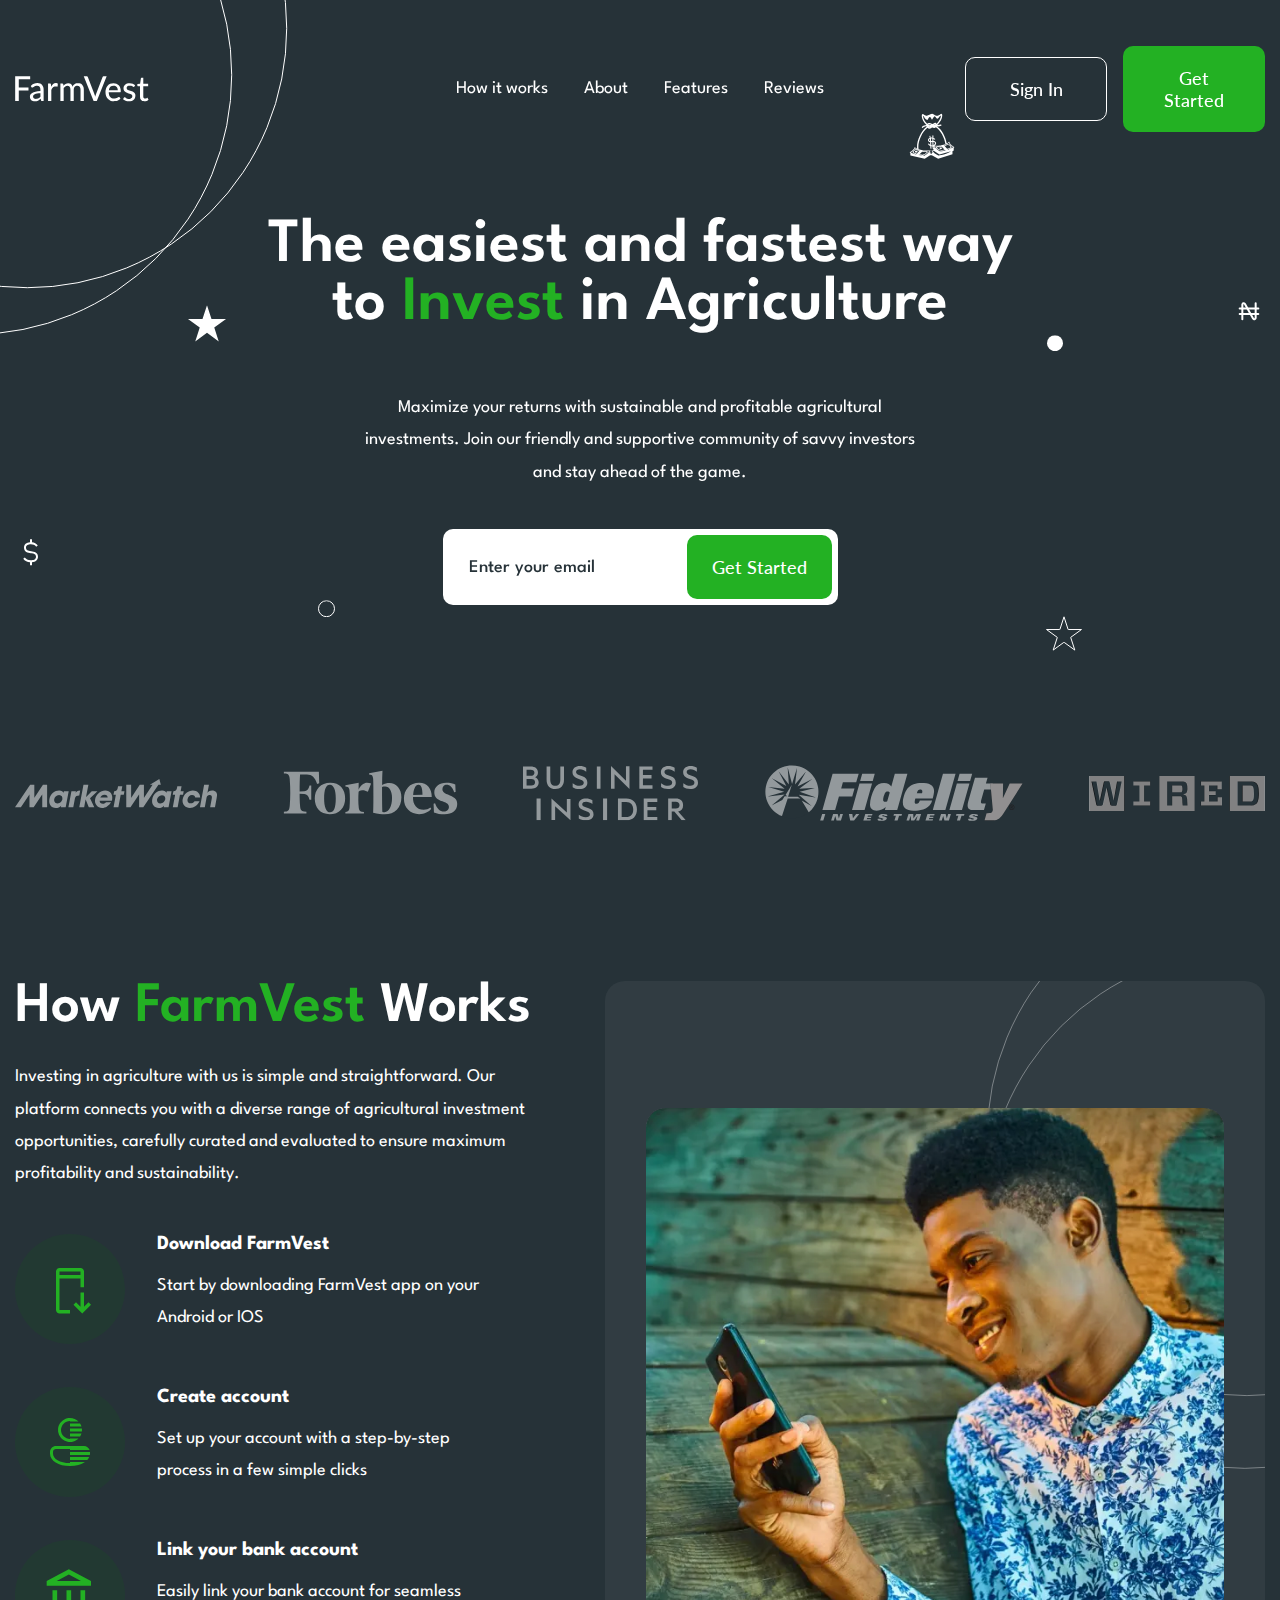
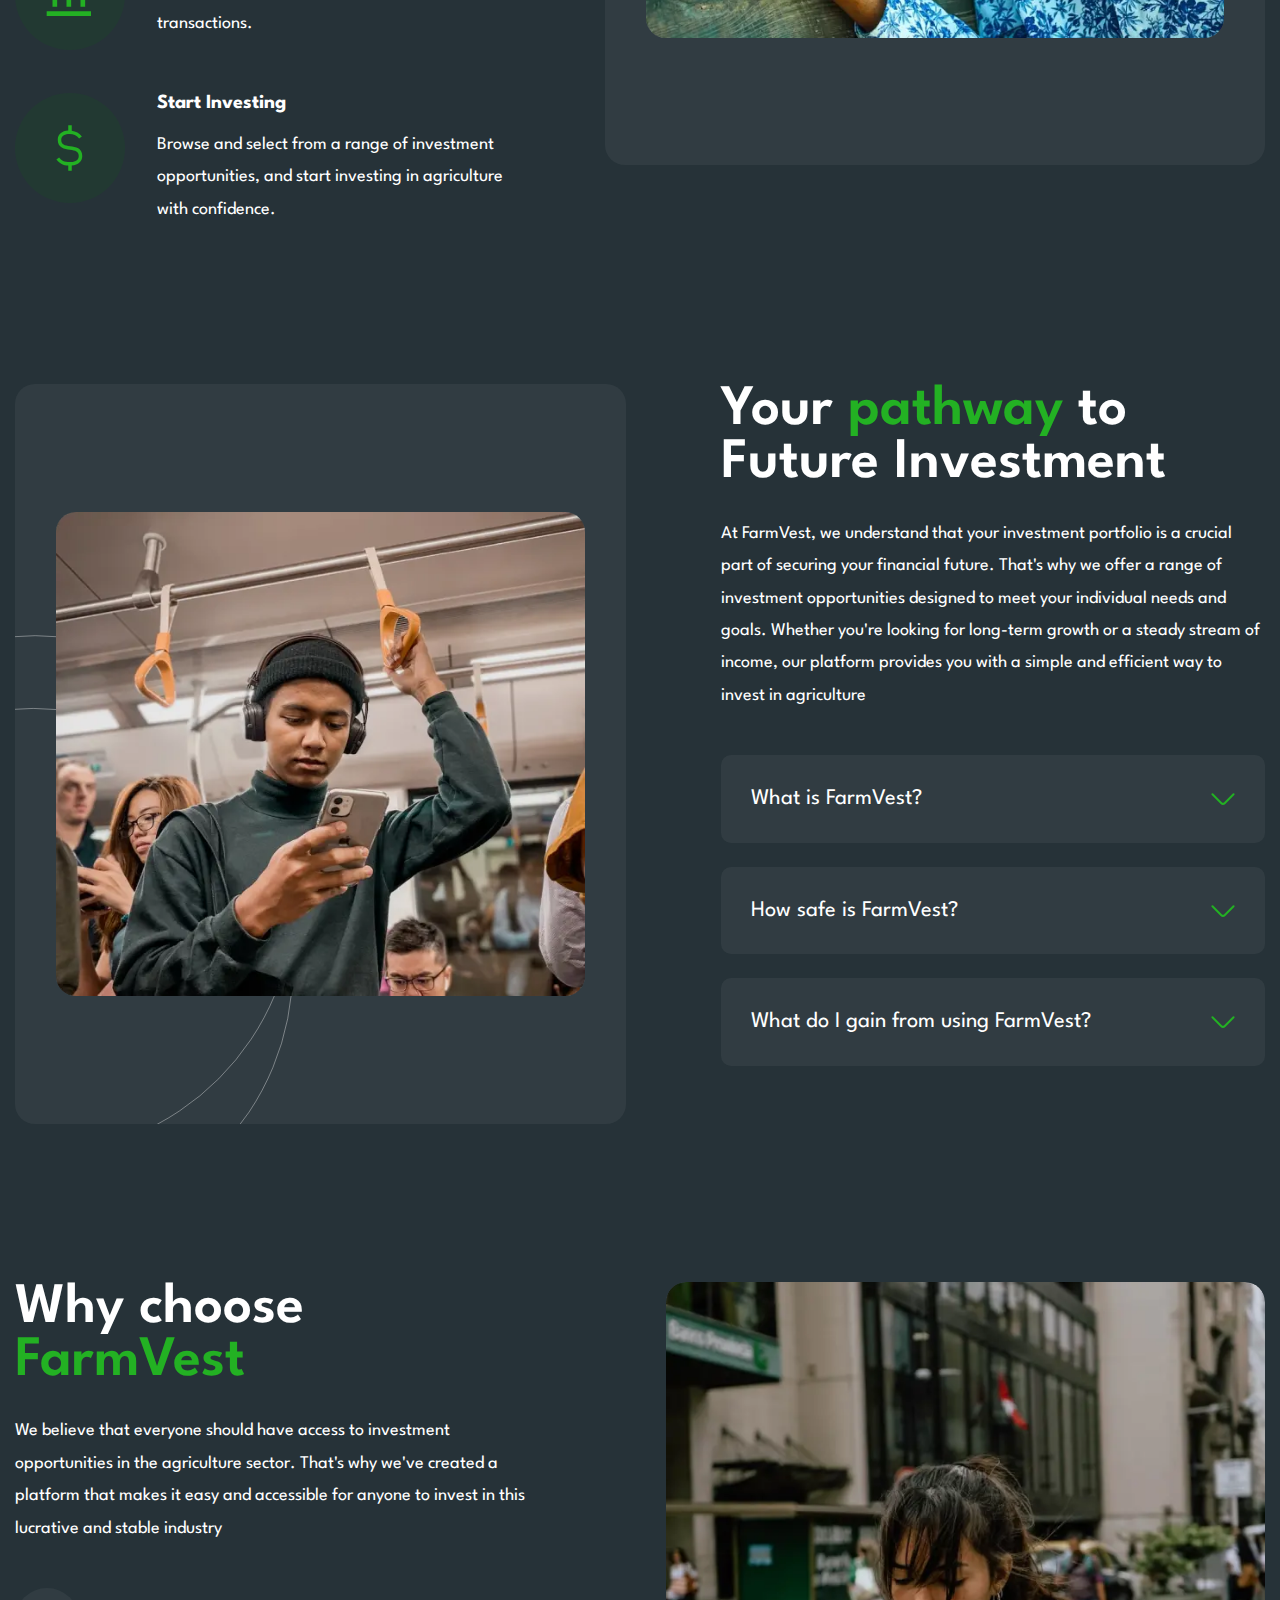
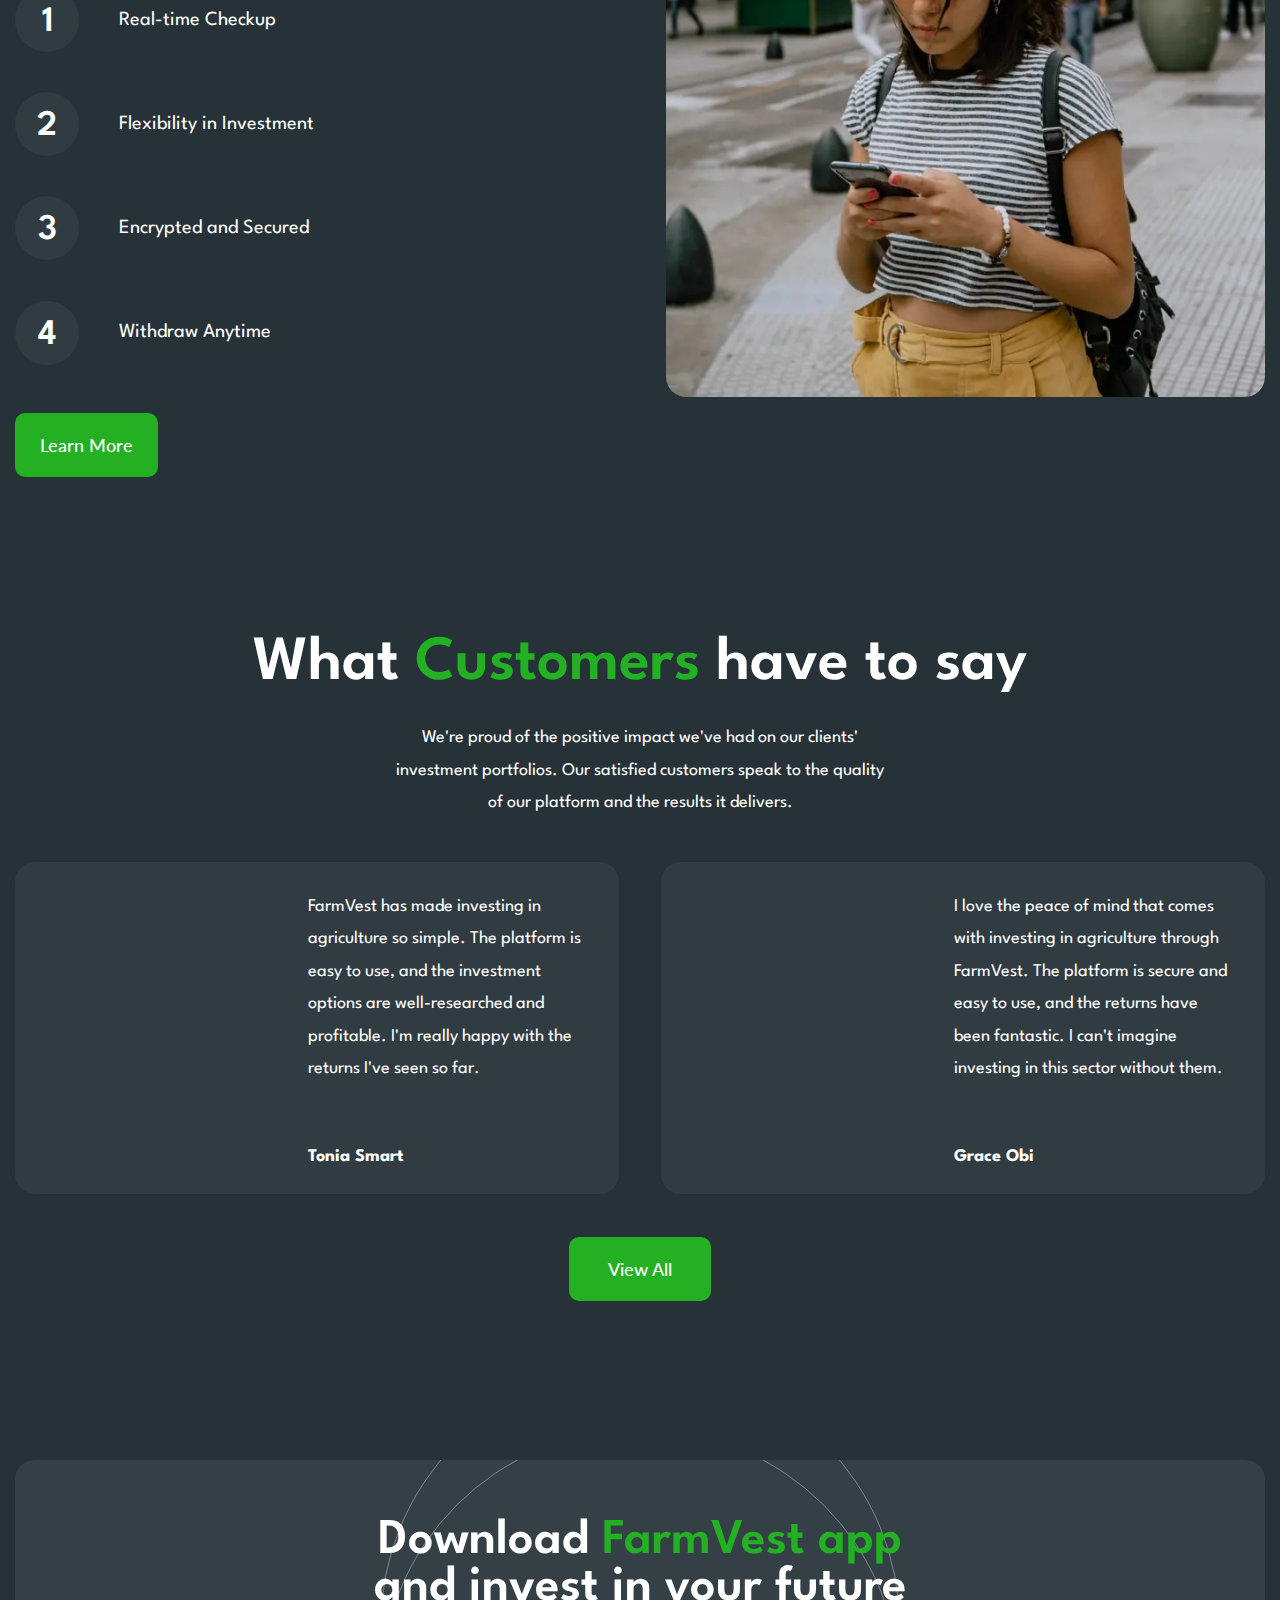
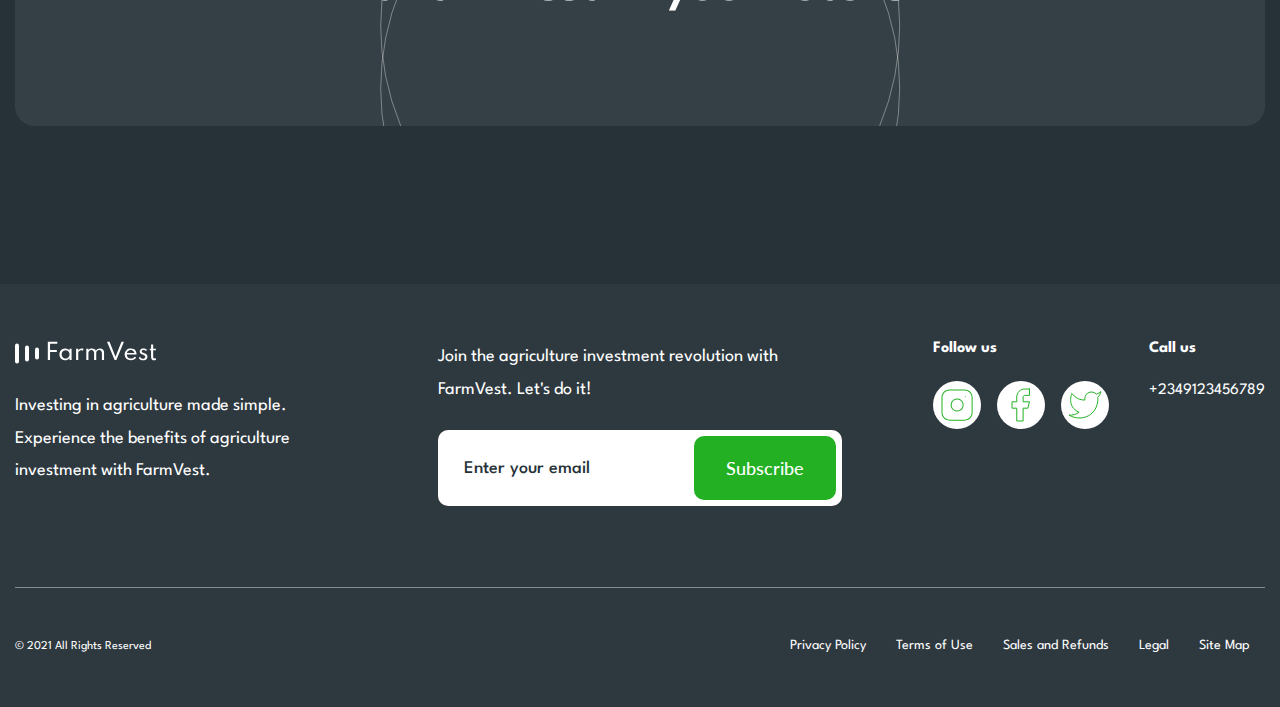
<file: home.html>
<!DOCTYPE html>
<html lang="en">

<head>
	<title>FarmVest</title>
	<meta charset="UTF-8">
	<meta name="format-detection" content="telephone=no">
	<meta name="description" content="FarmVest description">
	<!-- <style>body{opacity: 0;}</style> -->
	<link rel="stylesheet" href="css/style.min.css?_v=20230204194225">
	<link rel="shortcut icon" href="favicon.ico">
	<!-- <meta name="robots" content="noindex, nofollow"> -->
	<meta name="viewport" content="width=device-width, initial-scale=1.0">
</head>

<body>
	<div class="wrapper">
		<header class="header">
			<div class="header__container-big">
				<a href="#" class="header__logo"><img src="img/logo.svg" alt="FarmVest logo image"></a>
				<div class="header__menu menu">
					<nav class="menu__body">
						<ul class="menu__list">
							<li class="menu__item"><a data-goto-speed="1000" data-goto=".how" data-goto-header href="#" href="#" class="menu__link">How it works</a></li>
							<li class="menu__item"><a data-goto-speed="1000" data-goto=".pathway" data-goto-header href="#" class="menu__link">About</a></li>
							<li class="menu__item"><a data-goto-speed="1000" data-goto=".why" data-goto-header href="#" class="menu__link">Features</a></li>
							<li class="menu__item"><a data-goto-speed="1000" data-goto=".reviews" data-goto-header href="#" class="menu__link">Reviews</a></li>
						</ul>
					</nav>
				</div>
				<div class="header__actions">
					<button type="button" data-goto-speed="1000" data-goto=".main-block" data-goto-header class="header__button button button_border">Sign In</button>
					<button type="button" data-goto-speed="1000" data-goto=".download" data-goto-header data-da=".menu__body,767.98" class="header__button button">Get Started</button>
					<button type="button" class="icon-menu" aria-label="Website navigation"><span></span></button>
				</div>
			</div>
		</header>
		<div class="mask">
			<div class="loader">
				<div class="line line1"></div>
				<div class="line line2"></div>
				<div class="line line3"></div>
			</div>
		</div>
		<main class="page">
			<section class="page__main main-block">
				<div data-prlx-parent class="main-block__container-big">
					<div class="main-block__container">
						<div class="main-block__content">
							<h1 class="main-block__title title" role="contentinfo">
								The easiest and fastest way to <span>Invest</span> in Agriculture
							</h1>
							<div class="main-block__text text" role="contentinfo">
								<p>
									Maximize your returns with sustainable and profitable agricultural investments. Join our friendly and supportive
									community of savvy investors and stay ahead of the game.
								</p>
							</div>
							<div class="main-block__form">
								<form action="#" class="form">
									<label for="email-input" class="form__label">Enter your email</label>
									<input data-required="email" id="email-input" autocomplete="off" type="text" name="email-input" data-error="Error" placeholder="Enter your email" class="form__input">
									<button type="submit" class="form__button button">Get Started</button>
								</form>
							</div>
						</div>
						<div data-coefficient="100" data-prlx data-direction="1" class="main-block__icons icons-main-block">
							<div data-prlx-mouse data-prlx-cx="300" data-prlx-cy="300" class="icons-main-block__circle icons-main-block__circle_1"></div>
							<div data-prlx-mouse data-prlx-cx="300" data-prlx-cy="300" data-prlx-dxr data-prlx-dyr class="icons-main-block__circle icons-main-block__circle_2"></div>
							<div data-prlx-mouse data-prlx-cx="10" data-prlx-cy="10" class="icons-main-block__item icons-main-block__item_1" aria-hidden="true" tabindex="-1">
								<img data-src="img/main-block/icons/01.svg" alt="Icon">
							</div>
							<div data-prlx-mouse data-prlx-cx="10" data-prlx-cy="10" data-prlx-dxr data-prlx-dyr class="icons-main-block__item icons-main-block__item_2" aria-hidden="true" tabindex="-1">
								<img data-src="img/main-block/icons/02.svg" alt="Icon">
							</div>
							<div data-prlx-mouse data-prlx-cx="10" data-prlx-cy="10" class="icons-main-block__item icons-main-block__item_3">
								<img data-src="img/main-block/icons/03.svg" alt="Icon" aria-hidden="true" tabindex="-1">
							</div>
							<div data-prlx-mouse data-prlx-cx="10" data-prlx-cy="10" data-prlx-dxr data-prlx-dyr class="icons-main-block__item icons-main-block__item_4" aria-hidden="true" tabindex="-1">
								<img data-src="img/main-block/icons/04.svg" alt="Icon">
							</div>
							<div data-prlx-mouse data-prlx-cx="10" data-prlx-cy="10" class="icons-main-block__item icons-main-block__item_5" aria-hidden="true" tabindex="-1">
								<img data-src="img/main-block/icons/05.svg" alt="Icon">
							</div>
							<div data-prlx-mouse data-prlx-cx="10" data-prlx-cy="10" data-prlx-dxr data-prlx-dyr class="icons-main-block__item icons-main-block__item_6" aria-hidden="true" tabindex="-1">
								<img data-src="img/main-block/icons/06.svg" alt="Icon">
							</div>
							<div data-prlx-mouse data-prlx-cx="10" data-prlx-cy="10" class="icons-main-block__item icons-main-block__item_7" aria-hidden="true" tabindex="-1">
								<img data-src="img/main-block/icons/07.svg" alt="Icon">
							</div>
						</div>
					</div>
				</div>
			</section>
			<div class="page__partners partners">
				<div class="partners__container-big">
					<div class="partners__container">
						<div class="partners__body">
							<div class="partners__item">
								<img data-src="img/partners/01.svg" alt="MarketWatch company">
							</div>
							<div class="partners__item">
								<img data-src="img/partners/02.svg" alt="Forbes company">
							</div>
							<div class="partners__item">
								<img data-src="img/partners/03.svg" alt="Business insider company">
							</div>
							<div class="partners__item">
								<img data-src="img/partners/04.svg" alt="Fidelity investments">
							</div>
							<div class="partners__item">
								<img data-src="img/partners/05.svg" alt="Wired company">
							</div>
						</div>
					</div>
				</div>
			</div>
			<section data-prlx-mouse-wrapper class="page__how how">
				<div class="how__container-big">
					<div class="how__container">
						<div class="how__content">
							<h2 class="how__title title title_s64">
								How <span>FarmVest</span> Works
							</h2>
							<div class="how__text text">
								<p>Investing in agriculture with us is simple and straightforward. Our platform connects you with a diverse range of
									agricultural investment opportunities, carefully curated and evaluated to ensure maximum profitability and
									sustainability.</p>
							</div>
							<div class="how__steps steps-how">
								<div class="steps-how__item">
									<div class="steps-how__icon">
										<img data-src="img/how-it-works/icons/01.svg" alt="Download Icon">
									</div>
									<div class="steps-how__body">
										<div class="steps-how__title">Download FarmVest</div>
										<div class="steps-how__text text">Start by downloading FarmVest app on your Android or IOS
										</div>
									</div>
								</div>
								<div class="steps-how__item">
									<div class="steps-how__icon">
										<img data-src="img/how-it-works/icons/02.svg" alt="Create Icon">
									</div>
									<div class="steps-how__body">
										<div class="steps-how__title">Create account</div>
										<div class="steps-how__text text">Set up your account with a step-by-step process in a few simple clicks
										</div>
									</div>
								</div>
								<div class="steps-how__item">
									<div class="steps-how__icon">
										<img data-src="img/how-it-works/icons/03.svg" alt="Bank Icon">
									</div>
									<div class="steps-how__body">
										<div class="steps-how__title">Link your bank account</div>
										<div class="steps-how__text text">Easily link your bank account for seamless transactions.</div>
									</div>
								</div>
								<div class="steps-how__item">
									<div class="steps-how__icon">
										<img data-src="img/how-it-works/icons/04.svg" alt="Investing Icon">
									</div>
									<div class="steps-how__body">
										<div class="steps-how__title">Start Investing</div>
										<div class="steps-how__text text">Browse and select from a range of investment opportunities, and start investing in agriculture with confidence.
										</div>
									</div>
								</div>
							</div>
						</div>
						<div data-prlx-parent class="how__image image-block">
							<div data-coefficient="50" data-prlx data-direction="-1" class="image-block__item">
								<picture><source data-srcset="img/how-it-works/image.webp" srcset="[data-uri]" type="image/webp"><img src="[data-uri]"  data-src="img/how-it-works/image.jpg" alt=" Man looking at the phone"></picture>
							</div>
							<div data-prlx-mouse data-prlx-cx="300" data-prlx-cy="300" class="image-block__circle image-block__circle_1"></div>
							<div data-prlx-mouse data-prlx-cx="300" data-prlx-cy="300" data-prlx-dxr data-prlx-dyr class="image-block__circle image-block__circle_2"></div>
						</div>
					</div>
				</div>
			</section>
			<section data-prlx-mouse-wrapper class="page__pathway pathway">
				<div class="pathway__container-big">
					<div class="pathway__container">
						<div data-prlx-parent class="pathway__image image-block">
							<div data-coefficient="50" data-prlx data-direction="-1" class="image-block__item">
								<picture><source data-srcset="img/pathway/image.webp" srcset="[data-uri]" type="image/webp"><img src="[data-uri]"  data-src="img/pathway/image.jpg" alt=" Man on the subway looking at the phone"></picture>
							</div>
							<div data-prlx-mouse data-prlx-cx="300" data-prlx-cy="300" class="image-block__circle image-block__circle_1"></div>
							<div data-prlx-mouse data-prlx-cx="300" data-prlx-cy="300" data-prlx-dxr data-prlx-dyr class="image-block__circle image-block__circle_2"></div>
						</div>
						<div class="pathway__content">
							<h2 class="pathway__title title title_s64">
								Your <span>pathway</span> to Future Investment
							</h2>
							<div class="pathway__text text">
								<p>At FarmVest, we understand that your investment portfolio is a crucial part of securing your financial future. That's
									why we offer a range of investment opportunities designed to meet your individual needs and goals. Whether you're
									looking for long-term growth or a steady stream of income, our platform provides you with a simple and efficient way to
									invest in agriculture</p>
							</div>
							<div data-spollers data-one-spoller class="pathway__spollers spollers-pathway">
								<div class="spollers-pathway__item">
									<button aria-controls="spoiler1" id="spoiler-btn1" type="button" data-spoller class="spollers-pathway__title">What is FarmVest?</button>
									<div id="spoiler1" role="region" aria-labelledby="spoiler-btn1" class="spollers-pathway__body text">FarmVest is a leading agriculture investment company that provides individuals with access to a diverse range of
										investment opportunities in the agriculture sector. Our platform connects investors with carefully curated investment
										options, aimed at maximizing profitability and sustainability. Whether you're a seasoned investor or just starting out, FarmVest offers a simple and
										efficient way to invest in a sector that has a proven track record of strong returns and stability.</div>
								</div>
								<div class="spollers-pathway__item">
									<button aria-controls="spoiler2" id="spoiler-btn2" type="button" data-spoller class="spollers-pathway__title">How safe is
										FarmVest?</button>
									<div id="spoiler2" role="region" aria-labelledby="spoiler-btn2" class="spollers-pathway__body text">
										At FarmVest, safety and security are our top priorities. We understand that entrusting us with your investments is a big
										responsibility, and we take it very seriously. To ensure the safety of our clients' investments, we employ robust
										security measures and follow industry best practices. Our platform uses encryption technology to protect your personal
										information and secure your transactions. We also regularly review and update our security measures to keep pace with
										evolving threats. Rest assured that your investments with FarmVest are in safe hands.</div>
								</div>
								<div class="spollers-pathway__item">
									<button aria-controls="spoiler3" id="spoiler-btn3" type="button" data-spoller class="spollers-pathway__title">What do I gain from using
										FarmVest?</button>
									<div id="spoiler3" role="region" aria-labelledby="spoiler-btn1" class="spollers-pathway__body text">
										Investing with FarmVest offers many benefits, including access to a wide range of investment opportunities in the
										agriculture sector, expert insights, market analysis, and a supportive community of like-minded investors. With us,
										you'll be able to invest in a sector with a proven track record of stability and strong returns, and benefit from the
										expertise of our team of investment professionals. We make the process of investing in agriculture simple, efficient,
										and stress-free, so you can focus on what really matters - growing your wealth. Whether you're looking for long-term
										growth or a steady stream of income, FarmVest is the perfect platform to help you achieve your investment goals.</div>
								</div>

							</div>
						</div>
					</div>
				</div>
			</section>
			<section data-prlx-mouse-wrapper class="page__why why">
				<div class="why__container-big">
					<div class="why__container">
						<div class="why__content">
							<h2 class="why__title title title_s64">
								Why choose <span>FarmVest </span>
							</h2>
							<div class="why__text text">
								<p>We believe that everyone should have access to investment opportunities in the agriculture sector. That's
									why we've created a platform that makes it easy and accessible for anyone to invest in this lucrative and stable
									industry</p>
							</div>
							<ol class="why__steps steps-why">
								<li class="steps-why__item">Real-time Checkup</li>
								<li class="steps-why__item">Flexibility in Investment</li>
								<li class="steps-why__item">Encrypted and Secured</li>
								<li class="steps-why__item">Withdraw Anytime</li>
							</ol>
							<a href="#" class="button why__button">Learn More</a>
						</div>
						<div data-prlx-parent class="why__image image-block">
							<div data-coefficient="50" data-prlx data-direction="-1" class="image-block__item">
								<picture><source data-srcset="img/why/image.webp" srcset="[data-uri]" type="image/webp"><img src="[data-uri]"  data-src="img/why/image.jpg" alt=" Woman on the street looking at the phone"></picture>
							</div>
							<div data-prlx-mouse data-prlx-cx="300" data-prlx-cy="300" class="image-block__circle image-block__circle_1"></div>
							<div data-prlx-mouse data-prlx-cx="300" data-prlx-cy="300" data-prlx-dxr data-prlx-dyr class="image-block__circle image-block__circle_2"></div>
						</div>
					</div>
				</div>
			</section>
			<section class="page__reviews reviews">
				<div class="reviews__container-big">
					<div class="reviews__container">
						<h2 class="reviews__title title">What <span>Customers</span> have to say</h2>
						<div class="reviews__text text">We're proud of the positive impact we've had on our clients' investment portfolios. Our satisfied customers
							speak to the quality of our platform and the results it delivers.</div>
						<div class="reviews__items">
							<div class="reviews__item item-review">
								<div class="item-review__image-ibg">
									<picture><source data-srcset="img/reviews/01.webp" srcset="[data-uri]" type="image/webp"><img src="[data-uri]"  data-src="img/reviews/01.jpg" alt=" Woman behind the wall looking at the phone"></picture>
								</div>
								<div class="item-review__body">
									<div class="item-review__text text">FarmVest has made investing in agriculture so simple. The platform is easy to use, and the investment options are
										well-researched and profitable. I'm really happy with the returns I've seen so far.</div>
									<div class="item-review__name">Tonia Smart</div>
								</div>
							</div>
							<div class="reviews__item item-review">
								<div class="item-review__image-ibg">
									<picture><source data-srcset="img/reviews/02.webp" srcset="[data-uri]" type="image/webp"><img src="[data-uri]"  data-src="img/reviews/02.jpg" alt=" Woman smiling at the camera"></picture>
								</div>
								<div class="item-review__body">
									<div class="item-review__text text">I love the peace of mind that comes with investing in agriculture through FarmVest. The platform is secure and easy to
										use, and the returns have been fantastic. I can't imagine investing in this sector without them.</div>
									<div class="item-review__name">Grace Obi</div>
								</div>
							</div>
						</div>
						<button type="button" class="reviews__button button">View All</button>
					</div>
				</div>
			</section>
			<section data-prlx-mouse-wrapper class="page__download download">
				<div class="download__container-big">
					<div class="download__container">
						<div class="download__body">
							<h2 class="download__title title title_s56">
								Download <span>FarmVest app</span> and invest in your future
							</h2>
							<div class="download__apps">
								<a href="#" class="download__app">
									<picture><source data-srcset="img/icons/store.webp" srcset="[data-uri]" type="image/webp"><img src="[data-uri]"  data-src="img/icons/store.png" alt="Download FarmVest in GooglePlay"></picture>
								</a>
								<a href="#" class="download__app">
									<picture><source data-srcset="img/icons/appstore.webp" srcset="[data-uri]" type="image/webp"><img src="[data-uri]"  data-src="img/icons/appstore.png" alt="Download FarmVest in AppleStore"></picture>
								</a>
							</div>
							<div data-prlx-mouse data-prlx-cx="300" data-prlx-cy="300" class="download__circle download__circle_1"></div>
							<div data-prlx-mouse data-prlx-cx="300" data-prlx-cy="300" data-prlx-dxr data-prlx-dyr class="download__circle download__circle_2"></div>
						</div>
					</div>
				</div>
			</section>
		</main>
		<footer class="footer">
			<div class="footer__container-big">
				<div class="footer__container">
					<div class="footer__main main-footer">
						<div class="main-footer__info">
							<a href="#" class="main-footer__logo">
								<img src="img/footer-logo.svg" alt="FarmVest footer logo">
							</a>
							<div class="main-footer__text text">Investing in agriculture made simple. Experience the benefits of agriculture investment with FarmVest.</div>
						</div>
						<div class="main-footer__form form-main">
							<div class="form-main__text text">Join the agriculture investment revolution with FarmVest. Let's do it!</div>
							<form action="#" class="form-main__form form">
								<input data-required="email" autocomplete="off" type="text" name="form[]" data-error="Error" placeholder="Enter your email" class="form__input">
								<button type="submit" class="form__button button">Subscribe</button>
							</form>
						</div>
						<div class="main-footer__contacts">
							<div class="main-footer__social">
								<div class="main-footer__label">Follow us</div>
								<div class="social">
									<a href="#" class="social__item">
										<img src="img/icons/social/01.svg" alt="Instagram">
									</a>
									<a href="#" class="social__item">
										<img src="img/icons/social/02.svg" alt="Facebook">
									</a>
									<a href="#" class="social__item">
										<img src="img/icons/social/03.svg" alt="Twitter">
									</a>
								</div>
							</div>
							<div class="main-footer__call-us">
								<div class="main-footer__label">Call us</div>
								<a href="tel:+2349123456789" class="main-footer__phone">+2349123456789</a>
							</div>
						</div>
					</div>
					<div class="footer__bottom">
						<div class="footer__copy">© 2021 All Rights Reserved</div>
						<nav class="footer__menu menu-footer">
							<ul class="menu-footer__list">
								<li class="menu-footer__item">
									<a href="#" class="menu-footer__link">Privacy Policy</a>
								</li>
								<li class="menu-footer__item">
									<a href="#" class="menu-footer__link">Terms of Use</a>
								</li>
								<li class="menu-footer__item">
									<a href="#" class="menu-footer__link">Sales and Refunds</a>
								</li>
								<li class="menu-footer__item">
									<a href="#" class="menu-footer__link">Legal</a>
								</li>
								<li class="menu-footer__item">
									<a href="#" class="menu-footer__link">Site Map</a>
								</li>
							</ul>
						</nav>
					</div>
				</div>
			</div>
		</footer>
	</div>
	<script src="js/app.min.js?_v=20230204194225"></script>
</body>

</html>
</file>
<file: css/style.min.css>
@charset "UTF-8";@import url(https://fonts.googleapis.com/css?family=League+Spartan:300,regular,500,600,700&display=swap);@import url(https://fonts.googleapis.com/css?family=Lato:regular,500&display=swap);*{padding:0;margin:0;border:0}*,:after,:before{-webkit-box-sizing:border-box;box-sizing:border-box}body,html{height:100%;min-width:320px}body{color:#fff;line-height:1;font-family:"League Spartan";font-size:1.125rem;-ms-text-size-adjust:100%;-moz-text-size-adjust:100%;-webkit-text-size-adjust:100%;-webkit-font-smoothing:antialiased;-moz-osx-font-smoothing:grayscale}button,input,textarea{font-family:"League Spartan";font-size:inherit}button{cursor:pointer;color:inherit;background-color:inherit}a{color:inherit}a:link,a:visited{text-decoration:none}a:hover{text-decoration:none}ul li{list-style:none}img{vertical-align:top}h1,h2,h3,h4,h5,h6{font-weight:inherit;font-size:inherit}body{background-color:#263238}.lock body{overflow:hidden;-ms-touch-action:none;touch-action:none;-ms-scroll-chaining:none;overscroll-behavior:none}::-webkit-scrollbar{width:.5625rem;background-color:transparent}::-webkit-scrollbar-thumb{border-radius:1.25rem;background-color:rgba(0,0,0,.6)}.wrapper{min-height:100%;display:-webkit-box;display:-ms-flexbox;display:flex;-webkit-box-orient:vertical;-webkit-box-direction:normal;-ms-flex-direction:column;flex-direction:column;overflow:hidden}.wrapper>main{-webkit-box-flex:1;-ms-flex:1 1 auto;flex:1 1 auto}.wrapper>*{min-width:0}[class*=__container]{max-width:88.75rem;margin:0 auto}[class*=__container-big]{max-width:101.25rem;-webkit-box-sizing:content-box;box-sizing:content-box;margin:0 auto;padding:0 .9375rem}.form{max-width:33.3125rem;background-color:#fff;border-radius:10px;display:-webkit-box;display:-ms-flexbox;display:flex;padding:.375rem;gap:.3125rem;position:relative}.form__input{height:4rem;-webkit-box-flex:1;-ms-flex:1 1 auto;flex:1 1 auto;padding:0 1.25rem;color:#263238;font-weight:500}.form__input::-webkit-input-placeholder{color:#263238}.form__input::-moz-placeholder{color:#263238}.form__input:-ms-input-placeholder{color:#263238}.form__input::-ms-input-placeholder{color:#263238}.form__input::placeholder{color:#263238}.form__input._form-error{color:red}.form__input._form-error::-webkit-input-placeholder{color:red}.form__input._form-error::-moz-placeholder{color:red}.form__input._form-error:-ms-input-placeholder{color:red}.form__input._form-error::-ms-input-placeholder{color:red}.form__input._form-error::placeholder{color:red}.form__label{opacity:0;position:absolute;width:0}.form__error{position:absolute;top:100%;left:0;color:red;font-size:1rem;margin-top:.625rem;padding-left:1.625rem}.button{font-family:Lato;text-align:center;font-weight:500;display:inline-block;line-height:1.2222222222;padding:1.3125rem 1.5625rem;background-color:#23b123;border-radius:.625rem;-webkit-transition:all .3s ease 0s;-o-transition:all .3s ease 0s;transition:all .3s ease 0s}.button_border{background-color:transparent;border:1px solid #fff;padding:1.25rem 1.5625rem}.button._fw{width:100%}[class*=-ibg]{position:relative}[class*=-ibg] img{position:absolute;width:100%;height:100%;top:0;left:0;-o-object-fit:cover;object-fit:cover}[class*=-ibg_contain] img{-o-object-fit:contain;object-fit:contain}.title{font-weight:600;line-height:.9285714286;font-size:4.375rem;color:#fff}@supports (font-size:clamp(2.8125rem ,2.4365601504rem + 1.8796992481vw ,4.375rem)){.title{font-size:clamp(2.8125rem ,2.4365601504rem + 1.8796992481vw ,4.375rem)}}@supports not (font-size:clamp(2.8125rem ,2.4365601504rem + 1.8796992481vw ,4.375rem)){.title{font-size:calc(2.8125rem + 1.5625 * (100vw - 20rem)/ 83.125)}}@supports (font-size:clamp(2.5rem ,2.1390977444rem + 1.8045112782vw ,4rem)){.title_s64{font-size:clamp(2.5rem ,2.1390977444rem + 1.8045112782vw ,4rem)}}@supports not (font-size:clamp(2.5rem ,2.1390977444rem + 1.8045112782vw ,4rem)){.title_s64{font-size:calc(2.5rem + 1.5 * (100vw - 20rem)/ 83.125)}}@supports (font-size:clamp(2.1875rem ,1.8717105263rem + 1.5789473684vw ,3.5rem)){.title_s56{font-size:clamp(2.1875rem ,1.8717105263rem + 1.5789473684vw ,3.5rem)}}@supports not (font-size:clamp(2.1875rem ,1.8717105263rem + 1.5789473684vw ,3.5rem)){.title_s56{font-size:calc(2.1875rem + 1.3125 * (100vw - 20rem)/ 83.125)}}.title span{color:#23b123}.text{line-height:180%}.image-block{-ms-flex-item-align:start;-ms-grid-row-align:start;align-self:start;display:-webkit-box;display:-ms-flexbox;display:flex;overflow:hidden;background:rgba(255,255,255,.05);border-radius:1.25rem;position:relative}@supports (padding-top:clamp(1.875rem ,-0.155075188rem + 10.1503759398vw ,10.3125rem)){.image-block{padding-top:clamp(1.875rem ,-.155075188rem + 10.1503759398vw ,10.3125rem)}}@supports not (padding-top:clamp(1.875rem ,-0.155075188rem + 10.1503759398vw ,10.3125rem)){.image-block{padding-top:calc(1.875rem + 8.4375 * (100vw - 20rem)/ 83.125)}}@supports (padding-bottom:clamp(1.875rem ,-0.155075188rem + 10.1503759398vw ,10.3125rem)){.image-block{padding-bottom:clamp(1.875rem ,-.155075188rem + 10.1503759398vw ,10.3125rem)}}@supports not (padding-bottom:clamp(1.875rem ,-0.155075188rem + 10.1503759398vw ,10.3125rem)){.image-block{padding-bottom:calc(1.875rem + 8.4375 * (100vw - 20rem)/ 83.125)}}@supports (padding-left:clamp(1.875rem ,1.6494360902rem + 1.1278195489vw ,2.8125rem)){.image-block{padding-left:clamp(1.875rem ,1.6494360902rem + 1.1278195489vw ,2.8125rem)}}@supports not (padding-left:clamp(1.875rem ,1.6494360902rem + 1.1278195489vw ,2.8125rem)){.image-block{padding-left:calc(1.875rem + .9375 * (100vw - 20rem)/ 83.125)}}@supports (padding-right:clamp(1.875rem ,1.6494360902rem + 1.1278195489vw ,2.8125rem)){.image-block{padding-right:clamp(1.875rem ,1.6494360902rem + 1.1278195489vw ,2.8125rem)}}@supports not (padding-right:clamp(1.875rem ,1.6494360902rem + 1.1278195489vw ,2.8125rem)){.image-block{padding-right:calc(1.875rem + .9375 * (100vw - 20rem)/ 83.125)}}.image-block__circle{position:absolute;top:0;right:0}@supports (width:clamp(21.875rem ,18.3411654135rem + 17.6691729323vw ,36.5625rem)){.image-block__circle{width:clamp(21.875rem ,18.3411654135rem + 17.6691729323vw ,36.5625rem)}}@supports not (width:clamp(21.875rem ,18.3411654135rem + 17.6691729323vw ,36.5625rem)){.image-block__circle{width:calc(21.875rem + 14.6875 * (100vw - 20rem)/ 83.125)}}@supports (height:clamp(21.875rem ,18.3411654135rem + 17.6691729323vw ,36.5625rem)){.image-block__circle{height:clamp(21.875rem ,18.3411654135rem + 17.6691729323vw ,36.5625rem)}}@supports not (height:clamp(21.875rem ,18.3411654135rem + 17.6691729323vw ,36.5625rem)){.image-block__circle{height:calc(21.875rem + 14.6875 * (100vw - 20rem)/ 83.125)}}.image-block__circle::before{content:"";position:absolute;border-radius:50%;border:1px solid rgba(255,255,255,.37);width:100%;height:100%;top:0;left:0}.image-block__circle_1::before{-webkit-transform:translate(calc(50% - 1.125rem),-20%);-ms-transform:translate(calc(50% - 1.125rem),-20%);transform:translate(calc(50% - 1.125rem),-20%)}.image-block__circle_2::before{-webkit-transform:translate(calc(50% - 1.25rem),-6%);-ms-transform:translate(calc(50% - 1.25rem),-6%);transform:translate(calc(50% - 1.25rem),-6%)}.image-block__item{text-align:center;position:relative;z-index:2;-webkit-box-flex:1;-ms-flex:1 1 100%;flex:1 1 100%}.image-block__item img{max-width:100%;border-radius:1.25rem}.header{position:fixed;top:0;left:0;width:100%;z-index:50;-webkit-transition:all .3s ease 0s;-o-transition:all .3s ease 0s;transition:all .3s ease 0s}@supports (padding-top:clamp(0.625rem ,-0.1268796992rem + 3.7593984962vw ,3.75rem)){.header{padding-top:clamp(.625rem ,-.1268796992rem + 3.7593984962vw ,3.75rem)}}@supports not (padding-top:clamp(0.625rem ,-0.1268796992rem + 3.7593984962vw ,3.75rem)){.header{padding-top:calc(.625rem + 3.125 * (100vw - 20rem)/ 83.125)}}@supports (padding-bottom:clamp(0.625rem ,-0.1268796992rem + 3.7593984962vw ,3.75rem)){.header{padding-bottom:clamp(.625rem ,-.1268796992rem + 3.7593984962vw ,3.75rem)}}@supports not (padding-bottom:clamp(0.625rem ,-0.1268796992rem + 3.7593984962vw ,3.75rem)){.header{padding-bottom:calc(.625rem + 3.125 * (100vw - 20rem)/ 83.125)}}.header._header-scroll{padding-top:1.25rem;padding-bottom:1.25rem;background-color:rgba(0,0,0,.6)}.header__container-big{display:-ms-grid;display:grid;-ms-grid-columns:18.75rem 1fr 18.75rem;grid-template-columns:18.75rem 1fr 18.75rem;-webkit-box-align:center;-ms-flex-align:center;align-items:center}.header__logo{position:relative;z-index:5}@supports (width:clamp(7.5rem ,6.2042253521rem + 2.6995305164vw ,8.9375rem)){.header__logo{width:clamp(7.5rem ,6.2042253521rem + 2.6995305164vw ,8.9375rem)}}@supports not (width:clamp(7.5rem ,6.2042253521rem + 2.6995305164vw ,8.9375rem)){.header__logo{width:calc(7.5rem + 1.4375 * (100vw - 48rem)/ 53.25)}}.header__logo img{max-width:100%}.header__actions{position:relative;z-index:5;display:-ms-grid;display:grid;grid-auto-flow:column;gap:1rem;-webkit-box-align:center;-ms-flex-align:center;align-items:center}.menu{padding:0 .625rem}.menu__list{display:-ms-grid;display:grid;grid-auto-flow:column;-webkit-box-pack:center;-ms-flex-pack:center;justify-content:center;-webkit-box-align:center;-ms-flex-align:center;align-items:center;row-gap:.625rem}@supports ((-moz-column-gap:clamp(0.9375rem ,0.5014097744rem + 2.1804511278vw ,2.75rem)) or (column-gap:clamp(0.9375rem ,0.5014097744rem + 2.1804511278vw ,2.75rem))){.menu__list{-webkit-column-gap:clamp(.9375rem ,.5014097744rem + 2.1804511278vw ,2.75rem);-moz-column-gap:clamp(.9375rem ,.5014097744rem + 2.1804511278vw ,2.75rem);column-gap:clamp(.9375rem ,.5014097744rem + 2.1804511278vw ,2.75rem)}}@supports not ((-moz-column-gap:clamp(0.9375rem ,0.5014097744rem + 2.1804511278vw ,2.75rem)) or (column-gap:clamp(0.9375rem ,0.5014097744rem + 2.1804511278vw ,2.75rem))){.menu__list{-webkit-column-gap:calc(.9375rem + 1.8125 * (100vw - 20rem)/ 83.125);-moz-column-gap:calc(.9375rem + 1.8125 * (100vw - 20rem)/ 83.125);column-gap:calc(.9375rem + 1.8125 * (100vw - 20rem)/ 83.125)}}.menu__link{-webkit-transition:color .3s ease 0s;-o-transition:color .3s ease 0s;transition:color .3s ease 0s}.icon-menu{display:none}.footer{background:rgba(53,64,70,.5)}.footer__main{border-bottom:1px solid rgba(255,255,255,.42)}@supports (padding-top:clamp(1.875rem ,1.3035714286rem + 2.8571428571vw ,4.25rem)){.footer__main{padding-top:clamp(1.875rem ,1.3035714286rem + 2.8571428571vw ,4.25rem)}}@supports not (padding-top:clamp(1.875rem ,1.3035714286rem + 2.8571428571vw ,4.25rem)){.footer__main{padding-top:calc(1.875rem + 2.375 * (100vw - 20rem)/ 83.125)}}@supports (padding-bottom:clamp(1.875rem ,0.8223684211rem + 5.2631578947vw ,6.25rem)){.footer__main{padding-bottom:clamp(1.875rem ,.8223684211rem + 5.2631578947vw ,6.25rem)}}@supports not (padding-bottom:clamp(1.875rem ,0.8223684211rem + 5.2631578947vw ,6.25rem)){.footer__main{padding-bottom:calc(1.875rem + 4.375 * (100vw - 20rem)/ 83.125)}}.footer__bottom{display:-webkit-box;display:-ms-flexbox;display:flex;-webkit-box-orient:vertical;-webkit-box-direction:reverse;-ms-flex-direction:column-reverse;flex-direction:column-reverse;-webkit-box-align:center;-ms-flex-align:center;align-items:center}@supports (padding-top:clamp(1.875rem ,1.4990601504rem + 1.8796992481vw ,3.4375rem)){.footer__bottom{padding-top:clamp(1.875rem ,1.4990601504rem + 1.8796992481vw ,3.4375rem)}}@supports not (padding-top:clamp(1.875rem ,1.4990601504rem + 1.8796992481vw ,3.4375rem)){.footer__bottom{padding-top:calc(1.875rem + 1.5625 * (100vw - 20rem)/ 83.125)}}@supports (padding-bottom:clamp(1.875rem ,1.4990601504rem + 1.8796992481vw ,3.4375rem)){.footer__bottom{padding-bottom:clamp(1.875rem ,1.4990601504rem + 1.8796992481vw ,3.4375rem)}}@supports not (padding-bottom:clamp(1.875rem ,1.4990601504rem + 1.8796992481vw ,3.4375rem)){.footer__bottom{padding-bottom:calc(1.875rem + 1.5625 * (100vw - 20rem)/ 83.125)}}.footer__copy{font-size:.75rem;line-height:1.1666666667}.main-footer{display:-ms-grid;display:grid;-webkit-column-gap:1.25rem;-moz-column-gap:1.25rem;column-gap:1.25rem;row-gap:2.5rem;-ms-grid-columns:(1fr)[3];grid-template-columns:repeat(3,1fr)}.main-footer__info{max-width:20.625rem}.main-footer__logo{display:inline-block}.main-footer__logo:not(:last-child){margin-bottom:1.5rem}.main-footer__form{-ms-grid-column-align:center;justify-self:center}.main-footer__contacts{display:-ms-grid;display:grid;grid-auto-flow:column}@supports (gap:clamp(1.25rem ,0.8289473684rem + 2.1052631579vw ,3rem)){.main-footer__contacts{gap:clamp(1.25rem ,.8289473684rem + 2.1052631579vw ,3rem)}}@supports not (gap:clamp(1.25rem ,0.8289473684rem + 2.1052631579vw ,3rem)){.main-footer__contacts{gap:calc(1.25rem + 1.75 * (100vw - 20rem)/ 83.125)}}.main-footer__label{font-weight:700;font-size:1rem}.main-footer__label:not(:last-child){margin-bottom:1.5rem}.main-footer__phone{font-size:1rem}.form-main__text:not(:last-child){margin-bottom:1.5rem}.social{display:-ms-grid;display:grid;grid-auto-flow:column;grid-template-columns:repeat(auto-fill,3rem);gap:1rem}.social__item{width:3rem;height:3rem;border-radius:50%;background-color:#fff;display:-webkit-box;display:-ms-flexbox;display:flex;-webkit-box-pack:center;-ms-flex-pack:center;justify-content:center;-webkit-box-align:center;-ms-flex-align:center;align-items:center;-webkit-transition:-webkit-box-shadow .3s ease 0s;transition:-webkit-box-shadow .3s ease 0s;-o-transition:box-shadow .3s ease 0s;transition:box-shadow .3s ease 0s;transition:box-shadow .3s ease 0s,-webkit-box-shadow .3s ease 0s}.menu-footer__list{display:-webkit-box;display:-ms-flexbox;display:flex;-webkit-box-pack:center;-ms-flex-pack:center;justify-content:center;-webkit-box-align:center;-ms-flex-align:center;align-items:center;-ms-flex-wrap:wrap;flex-wrap:wrap;margin:0 0}.menu-footer__item{margin-bottom:.3125rem}@supports (padding-right:clamp(0.46875rem ,0.1339285714rem + 1.6741071429vw ,0.9375rem)){.menu-footer__item{padding-right:clamp(.46875rem ,.1339285714rem + 1.6741071429vw ,.9375rem)}}@supports not (padding-right:clamp(0.46875rem ,0.1339285714rem + 1.6741071429vw ,0.9375rem)){.menu-footer__item{padding-right:calc(.46875rem + .46875 * (100vw - 20rem)/ 28)}}@supports (padding-left:clamp(0.46875rem ,0.1339285714rem + 1.6741071429vw ,0.9375rem)){.menu-footer__item{padding-left:clamp(.46875rem ,.1339285714rem + 1.6741071429vw ,.9375rem)}}@supports not (padding-left:clamp(0.46875rem ,0.1339285714rem + 1.6741071429vw ,0.9375rem)){.menu-footer__item{padding-left:calc(.46875rem + .46875 * (100vw - 20rem)/ 28)}}.menu-footer__link{font-size:.875rem;line-height:1.1428571429}.mask{width:100%;height:100%;position:fixed;background-color:#263238;top:0;left:0;z-index:200;display:-webkit-box;display:-ms-flexbox;display:flex;-webkit-box-pack:center;-ms-flex-pack:center;justify-content:center;-webkit-box-align:center;-ms-flex-align:center;align-items:center;overflow:hidden}.mask._mask-hide{-webkit-transition:all .5s ease 0s;-o-transition:all .5s ease 0s;transition:all .5s ease 0s;opacity:0;visibility:hidden}.loader{position:relative;width:4.375rem;height:4.375rem;-webkit-box-flex:0;-ms-flex:0 1 3.75rem;flex:0 1 3.75rem;display:-webkit-box;display:-ms-flexbox;display:flex;-webkit-box-pack:center;-ms-flex-pack:center;justify-content:center;-webkit-box-align:center;-ms-flex-align:center;align-items:center}.loader .line{width:8px;position:absolute;border-radius:0;bottom:0;background:-o-linear-gradient(top,#23b123,#263238);background:-webkit-gradient(linear,left top,left bottom,from(#23b123),to(#263238));background:linear-gradient(to bottom,#23b123,#263238)}.loader .line1{left:0;-webkit-animation:line-grow .5s ease alternate infinite;animation:line-grow .5s ease alternate infinite}.loader .line2{left:20px;-webkit-animation:line-grow .5s .2s ease alternate infinite;animation:line-grow .5s .2s ease alternate infinite}.loader .line3{left:40px;-webkit-animation:line-grow .5s .4s ease alternate infinite;animation:line-grow .5s .4s ease alternate infinite}@-webkit-keyframes line-grow{0%{height:0}100%{height:100%}}@keyframes line-grow{0%{height:0}100%{height:100%}}.main-block__container-big{position:relative}.main-block__content{position:relative;z-index:2;display:-webkit-box;display:-ms-flexbox;display:flex;-webkit-box-orient:vertical;-webkit-box-direction:normal;-ms-flex-direction:column;flex-direction:column;-webkit-box-pack:center;-ms-flex-pack:center;justify-content:center;-webkit-box-align:center;-ms-flex-align:center;align-items:center;text-align:center}@supports (padding-top:clamp(8.125rem ,6.3204887218rem + 9.022556391vw ,15.625rem)){.main-block__content{padding-top:clamp(8.125rem ,6.3204887218rem + 9.022556391vw ,15.625rem)}}@supports not (padding-top:clamp(8.125rem ,6.3204887218rem + 9.022556391vw ,15.625rem)){.main-block__content{padding-top:calc(8.125rem + 7.5 * (100vw - 20rem)/ 83.125)}}@supports (padding-bottom:clamp(3.125rem ,0.8693609023rem + 11.2781954887vw ,12.5rem)){.main-block__content{padding-bottom:clamp(3.125rem ,.8693609023rem + 11.2781954887vw ,12.5rem)}}@supports not (padding-bottom:clamp(3.125rem ,0.8693609023rem + 11.2781954887vw ,12.5rem)){.main-block__content{padding-bottom:calc(3.125rem + 9.375 * (100vw - 20rem)/ 83.125)}}.main-block__title{max-width:46.875rem}@supports (margin-bottom:clamp(1.875rem ,1.2885338346rem + 2.9323308271vw ,4.3125rem)){.main-block__title:not(:last-child){margin-bottom:clamp(1.875rem ,1.2885338346rem + 2.9323308271vw ,4.3125rem)}}@supports not (margin-bottom:clamp(1.875rem ,1.2885338346rem + 2.9323308271vw ,4.3125rem)){.main-block__title:not(:last-child){margin-bottom:calc(1.875rem + 2.4375 * (100vw - 20rem)/ 83.125)}}.main-block__text{max-width:35.625rem}@supports (margin-bottom:clamp(1.25rem ,0.8289473684rem + 2.1052631579vw ,3rem)){.main-block__text:not(:last-child){margin-bottom:clamp(1.25rem ,.8289473684rem + 2.1052631579vw ,3rem)}}@supports not (margin-bottom:clamp(1.25rem ,0.8289473684rem + 2.1052631579vw ,3rem)){.main-block__text:not(:last-child){margin-bottom:calc(1.25rem + 1.75 * (100vw - 20rem)/ 83.125)}}.icons-main-block{position:absolute;width:100%;height:100%;top:0;left:0;pointer-events:none}.icons-main-block__item{position:absolute}.icons-main-block__item_1{top:69.3018480493%;left:.9375rem}.icons-main-block__item_2{top:39.0143737166%;left:14.6296296296%}.icons-main-block__item_3{top:77.7207392197%;left:24.8765432099%}.icons-main-block__item_4{top:13.7577002053%;left:70.9259259259%}.icons-main-block__item_5{top:43.0184804928%;left:81.7901234568%}.icons-main-block__item_6{top:79.6714579055%;left:81.5432098765%}.icons-main-block__item_7{top:37.6796714579%;right:.9375rem}.icons-main-block__circle{pointer-events:none;position:absolute;top:0;left:0}@supports (width:clamp(21.875rem ,18.3411654135rem + 17.6691729323vw ,36.5625rem)){.icons-main-block__circle{width:clamp(21.875rem ,18.3411654135rem + 17.6691729323vw ,36.5625rem)}}@supports not (width:clamp(21.875rem ,18.3411654135rem + 17.6691729323vw ,36.5625rem)){.icons-main-block__circle{width:calc(21.875rem + 14.6875 * (100vw - 20rem)/ 83.125)}}@supports (height:clamp(21.875rem ,18.3411654135rem + 17.6691729323vw ,36.5625rem)){.icons-main-block__circle{height:clamp(21.875rem ,18.3411654135rem + 17.6691729323vw ,36.5625rem)}}@supports not (height:clamp(21.875rem ,18.3411654135rem + 17.6691729323vw ,36.5625rem)){.icons-main-block__circle{height:calc(21.875rem + 14.6875 * (100vw - 20rem)/ 83.125)}}.icons-main-block__circle::before{content:"";display:block;border-radius:50%;border:1px solid #fff;width:100%;height:100%}.icons-main-block__circle_1::before{-webkit-transform:translate(calc(-50% - 1.75rem),-37%);-ms-transform:translate(calc(-50% - 1.75rem),-37%);transform:translate(calc(-50% - 1.75rem),-37%)}.icons-main-block__circle_2::before{-webkit-transform:translate(calc(-50% + 1.6875rem),-46%);-ms-transform:translate(calc(-50% + 1.6875rem),-46%);transform:translate(calc(-50% + 1.6875rem),-46%)}@supports (padding-bottom:clamp(1.5625rem ,-0.6931390977rem + 11.2781954887vw ,10.9375rem)){.partners{padding-bottom:clamp(1.5625rem ,-.6931390977rem + 11.2781954887vw ,10.9375rem)}}@supports not (padding-bottom:clamp(1.5625rem ,-0.6931390977rem + 11.2781954887vw ,10.9375rem)){.partners{padding-bottom:calc(1.5625rem + 9.375 * (100vw - 20rem)/ 83.125)}}.partners__body{margin:0 -.78125rem;display:-webkit-box;display:-ms-flexbox;display:flex;-webkit-box-pack:justify;-ms-flex-pack:justify;justify-content:space-between;-webkit-box-align:center;-ms-flex-align:center;align-items:center;-ms-flex-wrap:wrap;flex-wrap:wrap}.partners__item{padding:0 .78125rem;margin-bottom:1.5625rem;text-align:center}.partners__item img{max-width:100%}@supports (padding-bottom:clamp(1.5625rem ,0.4346804511rem + 5.6390977444vw ,6.25rem)){.how{padding-bottom:clamp(1.5625rem ,.4346804511rem + 5.6390977444vw ,6.25rem)}}@supports not (padding-bottom:clamp(1.5625rem ,0.4346804511rem + 5.6390977444vw ,6.25rem)){.how{padding-bottom:calc(1.5625rem + 4.6875 * (100vw - 20rem)/ 83.125)}}.how__container{display:-ms-grid;display:grid;row-gap:1.875rem}@supports (padding-right:clamp(1.875rem ,-7.5408878505rem + 15.1869158879vw ,5.9375rem)){.how__content{padding-right:clamp(1.875rem ,-7.5408878505rem + 15.1869158879vw ,5.9375rem)}}@supports not (padding-right:clamp(1.875rem ,-7.5408878505rem + 15.1869158879vw ,5.9375rem)){.how__content{padding-right:calc(1.875rem + 4.0625 * (100vw - 62rem)/ 26.75)}}@supports (margin-bottom:clamp(1.25rem ,1.0996240602rem + 0.7518796992vw ,1.875rem)){.how__title:not(:last-child){margin-bottom:clamp(1.25rem ,1.0996240602rem + .7518796992vw ,1.875rem)}}@supports not (margin-bottom:clamp(1.25rem ,1.0996240602rem + 0.7518796992vw ,1.875rem)){.how__title:not(:last-child){margin-bottom:calc(1.25rem + .625 * (100vw - 20rem)/ 83.125)}}@supports (margin-bottom:clamp(1.875rem ,1.6043233083rem + 1.3533834586vw ,3rem)){.how__text:not(:last-child){margin-bottom:clamp(1.875rem ,1.6043233083rem + 1.3533834586vw ,3rem)}}@supports not (margin-bottom:clamp(1.875rem ,1.6043233083rem + 1.3533834586vw ,3rem)){.how__text:not(:last-child){margin-bottom:calc(1.875rem + 1.125 * (100vw - 20rem)/ 83.125)}}.steps-how__item{max-width:30.625rem;display:-webkit-box;display:-ms-flexbox;display:flex;-webkit-box-align:start;-ms-flex-align:start;align-items:flex-start;gap:2rem}@supports (margin-bottom:clamp(1.875rem ,1.6043233083rem + 1.3533834586vw ,3rem)){.steps-how__item:not(:last-child){margin-bottom:clamp(1.875rem ,1.6043233083rem + 1.3533834586vw ,3rem)}}@supports not (margin-bottom:clamp(1.875rem ,1.6043233083rem + 1.3533834586vw ,3rem)){.steps-how__item:not(:last-child){margin-bottom:calc(1.875rem + 1.125 * (100vw - 20rem)/ 83.125)}}.steps-how__icon{border-radius:50%;-webkit-box-flex:0;-ms-flex:0 0 6.875rem;flex:0 0 6.875rem;width:6.875rem;height:6.875rem;display:-webkit-box;display:-ms-flexbox;display:flex;-webkit-box-pack:center;-ms-flex-pack:center;justify-content:center;-webkit-box-align:center;-ms-flex-align:center;align-items:center;background:rgba(0,128,0,.1)}.steps-how__title{font-size:1.25rem;font-weight:700}.steps-how__title:not(:last-child){margin-bottom:1rem}@supports (padding-top:clamp(1.5625rem ,0.4346804511rem + 5.6390977444vw ,6.25rem)){.pathway{padding-top:clamp(1.5625rem ,.4346804511rem + 5.6390977444vw ,6.25rem)}}@supports not (padding-top:clamp(1.5625rem ,0.4346804511rem + 5.6390977444vw ,6.25rem)){.pathway{padding-top:calc(1.5625rem + 4.6875 * (100vw - 20rem)/ 83.125)}}@supports (padding-bottom:clamp(1.5625rem ,0.4346804511rem + 5.6390977444vw ,6.25rem)){.pathway{padding-bottom:clamp(1.5625rem ,.4346804511rem + 5.6390977444vw ,6.25rem)}}@supports not (padding-bottom:clamp(1.5625rem ,0.4346804511rem + 5.6390977444vw ,6.25rem)){.pathway{padding-bottom:calc(1.5625rem + 4.6875 * (100vw - 20rem)/ 83.125)}}.pathway__container{display:-webkit-box;display:-ms-flexbox;display:flex}.pathway__image{-webkit-box-flex:0;-ms-flex:0 0 48.8732394366%;flex:0 0 48.8732394366%}.pathway__image .image-block__circle{top:auto;right:auto;left:0;bottom:0}.pathway__image .image-block__circle_1::before{-webkit-transform:translate(calc(-50% + 1.125rem),20%);-ms-transform:translate(calc(-50% + 1.125rem),20%);transform:translate(calc(-50% + 1.125rem),20%)}.pathway__image .image-block__circle_2::before{-webkit-transform:translate(calc(-50% + 1.25rem),6%);-ms-transform:translate(calc(-50% + 1.25rem),6%);transform:translate(calc(-50% + 1.25rem),6%)}.pathway__content{-webkit-box-flex:1;-ms-flex:1 1 auto;flex:1 1 auto}@supports (padding-left:clamp(1.875rem ,-12.0315420561rem + 22.4299065421vw ,7.875rem)){.pathway__content{padding-left:clamp(1.875rem ,-12.0315420561rem + 22.4299065421vw ,7.875rem)}}@supports not (padding-left:clamp(1.875rem ,-12.0315420561rem + 22.4299065421vw ,7.875rem)){.pathway__content{padding-left:calc(1.875rem + 6 * (100vw - 62rem)/ 26.75)}}@supports (margin-bottom:clamp(1.25rem ,1.0996240602rem + 0.7518796992vw ,1.875rem)){.pathway__title:not(:last-child){margin-bottom:clamp(1.25rem ,1.0996240602rem + .7518796992vw ,1.875rem)}}@supports not (margin-bottom:clamp(1.25rem ,1.0996240602rem + 0.7518796992vw ,1.875rem)){.pathway__title:not(:last-child){margin-bottom:calc(1.25rem + .625 * (100vw - 20rem)/ 83.125)}}@supports (margin-bottom:clamp(1.875rem ,1.6043233083rem + 1.3533834586vw ,3rem)){.pathway__text:not(:last-child){margin-bottom:clamp(1.875rem ,1.6043233083rem + 1.3533834586vw ,3rem)}}@supports not (margin-bottom:clamp(1.875rem ,1.6043233083rem + 1.3533834586vw ,3rem)){.pathway__text:not(:last-child){margin-bottom:calc(1.875rem + 1.125 * (100vw - 20rem)/ 83.125)}}.pathway__spollers{display:-ms-grid;display:grid;gap:1.5rem}.spollers-pathway__item{border-radius:.625rem;background:rgba(255,255,255,.05)}.spollers-pathway__title{width:100%;background-color:transparent;display:block;text-align:left;padding:1.5rem 1.875rem;display:-webkit-box;display:-ms-flexbox;display:flex;line-height:177%;-webkit-box-align:center;-ms-flex-align:center;align-items:center;gap:.625rem;-webkit-box-pack:justify;-ms-flex-pack:justify;justify-content:space-between}@supports (font-size:clamp(1.125rem ,1.0347744361rem + 0.4511278195vw ,1.5rem)){.spollers-pathway__title{font-size:clamp(1.125rem ,1.0347744361rem + .4511278195vw ,1.5rem)}}@supports not (font-size:clamp(1.125rem ,1.0347744361rem + 0.4511278195vw ,1.5rem)){.spollers-pathway__title{font-size:calc(1.125rem + .375 * (100vw - 20rem)/ 83.125)}}.spollers-pathway__title::after{content:"";background:url(../img/icons/arrow.svg) center/100% no-repeat;-webkit-box-flex:0;-ms-flex:0 0 1.5rem;flex:0 0 1.5rem;height:1.5rem;-webkit-transition:all .3s ease 0s;-o-transition:all .3s ease 0s;transition:all .3s ease 0s}.spollers-pathway__title._spoller-active::after{-webkit-transform:rotate(-180deg);-ms-transform:rotate(-180deg);transform:rotate(-180deg)}.spollers-pathway__title:focus{border:0!important}.spollers-pathway__body{padding:0 1.875rem 1.5rem 1.875rem}@supports (padding-top:clamp(1.5625rem ,0.4346804511rem + 5.6390977444vw ,6.25rem)){.why{padding-top:clamp(1.5625rem ,.4346804511rem + 5.6390977444vw ,6.25rem)}}@supports not (padding-top:clamp(1.5625rem ,0.4346804511rem + 5.6390977444vw ,6.25rem)){.why{padding-top:calc(1.5625rem + 4.6875 * (100vw - 20rem)/ 83.125)}}@supports (padding-bottom:clamp(1.5625rem ,0.4346804511rem + 5.6390977444vw ,6.25rem)){.why{padding-bottom:clamp(1.5625rem ,.4346804511rem + 5.6390977444vw ,6.25rem)}}@supports not (padding-bottom:clamp(1.5625rem ,0.4346804511rem + 5.6390977444vw ,6.25rem)){.why{padding-bottom:calc(1.5625rem + 4.6875 * (100vw - 20rem)/ 83.125)}}.why__container{display:-ms-grid;display:grid;row-gap:1.875rem}@supports (padding-right:clamp(1.875rem ,-19.4193925234rem + 34.3457943925vw ,11.0625rem)){.why__content{padding-right:clamp(1.875rem ,-19.4193925234rem + 34.3457943925vw ,11.0625rem)}}@supports not (padding-right:clamp(1.875rem ,-19.4193925234rem + 34.3457943925vw ,11.0625rem)){.why__content{padding-right:calc(1.875rem + 9.1875 * (100vw - 62rem)/ 26.75)}}@supports (margin-bottom:clamp(1.25rem ,1.0996240602rem + 0.7518796992vw ,1.875rem)){.why__title:not(:last-child){margin-bottom:clamp(1.25rem ,1.0996240602rem + .7518796992vw ,1.875rem)}}@supports not (margin-bottom:clamp(1.25rem ,1.0996240602rem + 0.7518796992vw ,1.875rem)){.why__title:not(:last-child){margin-bottom:calc(1.25rem + .625 * (100vw - 20rem)/ 83.125)}}@supports (margin-bottom:clamp(1.875rem ,1.6043233083rem + 1.3533834586vw ,3rem)){.why__text:not(:last-child){margin-bottom:clamp(1.875rem ,1.6043233083rem + 1.3533834586vw ,3rem)}}@supports not (margin-bottom:clamp(1.875rem ,1.6043233083rem + 1.3533834586vw ,3rem)){.why__text:not(:last-child){margin-bottom:calc(1.875rem + 1.125 * (100vw - 20rem)/ 83.125)}}@supports (margin-bottom:clamp(1.875rem ,1.4990601504rem + 1.8796992481vw ,3.4375rem)){.why__steps:not(:last-child){margin-bottom:clamp(1.875rem ,1.4990601504rem + 1.8796992481vw ,3.4375rem)}}@supports not (margin-bottom:clamp(1.875rem ,1.4990601504rem + 1.8796992481vw ,3.4375rem)){.why__steps:not(:last-child){margin-bottom:calc(1.875rem + 1.5625 * (100vw - 20rem)/ 83.125)}}.why__button{min-width:13.875rem}.why__image{padding:0}.steps-why{list-style-type:none;counter-reset:item;display:-ms-grid;display:grid}@supports (gap:clamp(1.25rem ,0.8289473684rem + 2.1052631579vw ,3rem)){.steps-why{gap:clamp(1.25rem ,.8289473684rem + 2.1052631579vw ,3rem)}}@supports not (gap:clamp(1.25rem ,0.8289473684rem + 2.1052631579vw ,3rem)){.steps-why{gap:calc(1.25rem + 1.75 * (100vw - 20rem)/ 83.125)}}.steps-why__item{font-size:1.25rem;line-height:2.75;display:-webkit-box;display:-ms-flexbox;display:flex;-webkit-box-align:center;-ms-flex-align:center;align-items:center}@supports (gap:clamp(1.25rem ,0.8289473684rem + 2.1052631579vw ,3rem)){.steps-why__item{gap:clamp(1.25rem ,.8289473684rem + 2.1052631579vw ,3rem)}}@supports not (gap:clamp(1.25rem ,0.8289473684rem + 2.1052631579vw ,3rem)){.steps-why__item{gap:calc(1.25rem + 1.75 * (100vw - 20rem)/ 83.125)}}.steps-why__item::before{counter-increment:item;content:counter(item);border-radius:50%;width:4rem;height:4rem;background:rgba(255,255,255,.05);font-size:2.25rem;text-align:center;line-height:4.375rem;font-weight:600}@supports (padding-top:clamp(1.5625rem ,0.4346804511rem + 5.6390977444vw ,6.25rem)){.reviews{padding-top:clamp(1.5625rem ,.4346804511rem + 5.6390977444vw ,6.25rem)}}@supports not (padding-top:clamp(1.5625rem ,0.4346804511rem + 5.6390977444vw ,6.25rem)){.reviews{padding-top:calc(1.5625rem + 4.6875 * (100vw - 20rem)/ 83.125)}}@supports (padding-bottom:clamp(3.125rem ,0.8693609023rem + 11.2781954887vw ,12.5rem)){.reviews{padding-bottom:clamp(3.125rem ,.8693609023rem + 11.2781954887vw ,12.5rem)}}@supports not (padding-bottom:clamp(3.125rem ,0.8693609023rem + 11.2781954887vw ,12.5rem)){.reviews{padding-bottom:calc(3.125rem + 9.375 * (100vw - 20rem)/ 83.125)}}.reviews__container{display:-ms-grid;display:grid;-webkit-box-align:center;-ms-flex-align:center;align-items:center;justify-items:center}.reviews__title{text-align:center}@supports (margin-bottom:clamp(1.25rem ,1.0695488722rem + 0.9022556391vw ,2rem)){.reviews__title:not(:last-child){margin-bottom:clamp(1.25rem ,1.0695488722rem + .9022556391vw ,2rem)}}@supports not (margin-bottom:clamp(1.25rem ,1.0695488722rem + 0.9022556391vw ,2rem)){.reviews__title:not(:last-child){margin-bottom:calc(1.25rem + .75 * (100vw - 20rem)/ 83.125)}}.reviews__text{text-align:center;max-width:31.25rem}@supports (margin-bottom:clamp(1.875rem ,1.6043233083rem + 1.3533834586vw ,3rem)){.reviews__text:not(:last-child){margin-bottom:clamp(1.875rem ,1.6043233083rem + 1.3533834586vw ,3rem)}}@supports not (margin-bottom:clamp(1.875rem ,1.6043233083rem + 1.3533834586vw ,3rem)){.reviews__text:not(:last-child){margin-bottom:calc(1.875rem + 1.125 * (100vw - 20rem)/ 83.125)}}.reviews__items{display:-ms-grid;display:grid;grid-auto-flow:column}@supports (gap:clamp(1.5625rem ,1.2166353383rem + 1.7293233083vw ,3rem)){.reviews__items{gap:clamp(1.5625rem ,1.2166353383rem + 1.7293233083vw ,3rem)}}@supports not (gap:clamp(1.5625rem ,1.2166353383rem + 1.7293233083vw ,3rem)){.reviews__items{gap:calc(1.5625rem + 1.4375 * (100vw - 20rem)/ 83.125)}}@supports (margin-bottom:clamp(1.875rem ,1.6043233083rem + 1.3533834586vw ,3rem)){.reviews__items:not(:last-child){margin-bottom:clamp(1.875rem ,1.6043233083rem + 1.3533834586vw ,3rem)}}@supports not (margin-bottom:clamp(1.875rem ,1.6043233083rem + 1.3533834586vw ,3rem)){.reviews__items:not(:last-child){margin-bottom:calc(1.875rem + 1.125 * (100vw - 20rem)/ 83.125)}}.reviews__item{height:100%}.reviews__button{min-width:13.875rem}.item-review{display:-webkit-box;display:-ms-flexbox;display:flex;background:rgba(255,255,255,.05);border-radius:1.25rem;overflow:hidden}.item-review__image-ibg{padding-bottom:75%}.item-review__body{display:-webkit-box;display:-ms-flexbox;display:flex;-webkit-box-orient:vertical;-webkit-box-direction:normal;-ms-flex-direction:column;flex-direction:column;-webkit-box-pack:justify;-ms-flex-pack:justify;justify-content:space-between}@supports (padding:clamp(1.25rem ,1.0695488722rem + 0.9022556391vw ,2rem)){.item-review__body{padding:clamp(1.25rem ,1.0695488722rem + .9022556391vw ,2rem)}}@supports not (padding:clamp(1.25rem ,1.0695488722rem + 0.9022556391vw ,2rem)){.item-review__body{padding:calc(1.25rem + .75 * (100vw - 20rem)/ 83.125)}}.item-review__text{margin-bottom:.9375rem}.item-review__name{font-weight:700}@supports (padding-bottom:clamp(3.125rem ,0.8693609023rem + 11.2781954887vw ,12.5rem)){.download{padding-bottom:clamp(3.125rem ,.8693609023rem + 11.2781954887vw ,12.5rem)}}@supports not (padding-bottom:clamp(3.125rem ,0.8693609023rem + 11.2781954887vw ,12.5rem)){.download{padding-bottom:calc(3.125rem + 9.375 * (100vw - 20rem)/ 83.125)}}.download__body{overflow:hidden;position:relative;background:rgba(255,255,255,.07);border-radius:1.25rem;text-align:center;display:-ms-grid;display:grid;justify-items:center}@supports (padding-top:clamp(1.875rem ,1.2734962406rem + 3.007518797vw ,4.375rem)){.download__body{padding-top:clamp(1.875rem ,1.2734962406rem + 3.007518797vw ,4.375rem)}}@supports not (padding-top:clamp(1.875rem ,1.2734962406rem + 3.007518797vw ,4.375rem)){.download__body{padding-top:calc(1.875rem + 2.5 * (100vw - 20rem)/ 83.125)}}@supports (padding-bottom:clamp(1.875rem ,1.3486842105rem + 2.6315789474vw ,4.0625rem)){.download__body{padding-bottom:clamp(1.875rem ,1.3486842105rem + 2.6315789474vw ,4.0625rem)}}@supports not (padding-bottom:clamp(1.875rem ,1.3486842105rem + 2.6315789474vw ,4.0625rem)){.download__body{padding-bottom:calc(1.875rem + 2.1875 * (100vw - 20rem)/ 83.125)}}@supports (padding-left:clamp(1.25rem ,1.0996240602rem + 0.7518796992vw ,1.875rem)){.download__body{padding-left:clamp(1.25rem ,1.0996240602rem + .7518796992vw ,1.875rem)}}@supports not (padding-left:clamp(1.25rem ,1.0996240602rem + 0.7518796992vw ,1.875rem)){.download__body{padding-left:calc(1.25rem + .625 * (100vw - 20rem)/ 83.125)}}@supports (padding-right:clamp(1.25rem ,1.0996240602rem + 0.7518796992vw ,1.875rem)){.download__body{padding-right:clamp(1.25rem ,1.0996240602rem + .7518796992vw ,1.875rem)}}@supports not (padding-right:clamp(1.25rem ,1.0996240602rem + 0.7518796992vw ,1.875rem)){.download__body{padding-right:calc(1.25rem + .625 * (100vw - 20rem)/ 83.125)}}.download__title{position:relative;z-index:2;max-width:37.5rem}@supports (margin-bottom:clamp(1.25rem ,0.8139097744rem + 2.1804511278vw ,3.0625rem)){.download__title:not(:last-child){margin-bottom:clamp(1.25rem ,.8139097744rem + 2.1804511278vw ,3.0625rem)}}@supports not (margin-bottom:clamp(1.25rem ,0.8139097744rem + 2.1804511278vw ,3.0625rem)){.download__title:not(:last-child){margin-bottom:calc(1.25rem + 1.8125 * (100vw - 20rem)/ 83.125)}}.download__apps{position:relative;z-index:2;display:-ms-grid;display:grid;grid-auto-flow:column;-webkit-box-pack:center;-ms-flex-pack:center;justify-content:center;-webkit-box-align:center;-ms-flex-align:center;align-items:center;gap:.9375rem}.download__circle{position:absolute;top:0;left:50%}@supports (width:clamp(21.875rem ,18.3411654135rem + 17.6691729323vw ,36.5625rem)){.download__circle{width:clamp(21.875rem ,18.3411654135rem + 17.6691729323vw ,36.5625rem)}}@supports not (width:clamp(21.875rem ,18.3411654135rem + 17.6691729323vw ,36.5625rem)){.download__circle{width:calc(21.875rem + 14.6875 * (100vw - 20rem)/ 83.125)}}@supports (height:clamp(21.875rem ,18.3411654135rem + 17.6691729323vw ,36.5625rem)){.download__circle{height:clamp(21.875rem ,18.3411654135rem + 17.6691729323vw ,36.5625rem)}}@supports not (height:clamp(21.875rem ,18.3411654135rem + 17.6691729323vw ,36.5625rem)){.download__circle{height:calc(21.875rem + 14.6875 * (100vw - 20rem)/ 83.125)}}.download__circle::before{content:"";position:absolute;border-radius:50%;border:1px solid rgba(255,255,255,.37);width:100%;height:100%;top:0;left:0}.download__circle_1::before{-webkit-transform:translate(-50%,-18%);-ms-transform:translate(-50%,-18%);transform:translate(-50%,-18%)}.download__circle_2::before{-webkit-transform:translate(-50%,-6%);-ms-transform:translate(-50%,-6%);transform:translate(-50%,-6%)}@media (min-width:29.99875em){.main-footer__contacts{-ms-grid-column-align:end;justify-self:end}}@media (min-width:47.99875em){.footer__bottom{display:-ms-grid;display:grid;grid-auto-flow:column;-webkit-box-align:center;-ms-flex-align:center;align-items:center;-webkit-box-pack:justify;-ms-flex-pack:justify;justify-content:space-between;gap:1.875rem}}@media (min-width:61.99875em){.button{min-width:8.875rem}.menu-footer__list{display:-ms-grid;display:grid;grid-auto-flow:column}.how__container{-ms-grid-columns:1fr 52.8169014085%;grid-template-columns:1fr 52.8169014085%}.why__container{-ms-grid-columns:1fr 47.8873239437%;grid-template-columns:1fr 47.8873239437%}.item-review__image-ibg{padding-bottom:54.9562682216%;-webkit-box-flex:0;-ms-flex:0 0 43.7317784257%;flex:0 0 43.7317784257%}}@media (max-width:62em){.how__content{padding-right:inherit}.pathway__content{padding-left:inherit}.why__content{padding-right:inherit}}@media (max-width:73.75em){.main-footer__contacts{display:-ms-grid;display:grid;grid-auto-flow:row}}@media (max-width:68.75em){.partners__body{-webkit-box-pack:center;-ms-flex-pack:center;justify-content:center}}@media (max-width:67.5em){.header__container-big{-ms-grid-columns:auto 1fr auto;grid-template-columns:auto 1fr auto}}@media (max-width:61.99875em){.button{padding:.9375rem 1.25rem}.button_border{padding:.875rem 1.25rem}.main-footer{-ms-grid-columns:(1fr)[2];grid-template-columns:repeat(2,1fr)}.main-footer__info{-webkit-box-ordinal-group:2;-ms-flex-order:1;order:1}.main-footer__form{-webkit-box-ordinal-group:4;-ms-flex-order:3;order:3}.main-footer__contacts{-webkit-box-ordinal-group:3;-ms-flex-order:2;order:2}.pathway__container{-webkit-box-orient:vertical;-webkit-box-direction:reverse;-ms-flex-direction:column-reverse;flex-direction:column-reverse}.pathway__image{width:100%}.pathway__content{margin-bottom:1.875rem}.item-review{-webkit-box-orient:vertical;-webkit-box-direction:normal;-ms-flex-direction:column;flex-direction:column}}@media (max-width:47.99875em){::-webkit-scrollbar{width:.3125rem}.menu__body{position:fixed;width:100%;height:100%;display:-webkit-box;display:-ms-flexbox;display:flex;-webkit-box-orient:vertical;-webkit-box-direction:normal;-ms-flex-direction:column;flex-direction:column;-webkit-box-align:center;-ms-flex-align:center;align-items:center;top:0;left:-100%;-webkit-transition:all .3s ease 0s;-o-transition:all .3s ease 0s;transition:all .3s ease 0s;overflow:auto;background-color:#1b2327;gap:1.875rem;padding-left:.9375rem;padding-right:.9375rem;padding-bottom:1.875rem}@supports (padding-top:clamp(7.5rem ,4.8214285714rem + 13.3928571429vw ,11.25rem)){.menu__body{padding-top:clamp(7.5rem ,4.8214285714rem + 13.3928571429vw ,11.25rem)}}@supports not (padding-top:clamp(7.5rem ,4.8214285714rem + 13.3928571429vw ,11.25rem)){.menu__body{padding-top:calc(7.5rem + 3.75 * (100vw - 20rem)/ 28)}}.menu__body::before{content:"";position:fixed;top:0;left:-100%;-webkit-transition:all .3s ease 0s;-o-transition:all .3s ease 0s;transition:all .3s ease 0s;width:100%;background-color:#141a1d;z-index:2}@supports (height:clamp(4.5rem ,3.0267857143rem + 7.3660714286vw ,6.5625rem)){.menu__body::before{height:clamp(4.5rem ,3.0267857143rem + 7.3660714286vw ,6.5625rem)}}@supports not (height:clamp(4.5rem ,3.0267857143rem + 7.3660714286vw ,6.5625rem)){.menu__body::before{height:calc(4.5rem + 2.0625 * (100vw - 20rem)/ 28)}}.menu-open .menu__body{left:0}.menu-open .menu__body::before{left:0}.menu__list{grid-auto-flow:row;text-align:center;row-gap:1.875rem}.menu__link{font-size:2.5rem}.icon-menu{display:block;position:relative;width:1.875rem;height:1.125rem;cursor:pointer;z-index:5}.icon-menu span,.icon-menu::after,.icon-menu::before{content:"";-webkit-transition:all .3s ease 0s;-o-transition:all .3s ease 0s;transition:all .3s ease 0s;right:0;position:absolute;width:100%;height:.125rem;background-color:#fff}.icon-menu::before{top:0}.icon-menu::after{bottom:0}.icon-menu span{top:calc(50% - .0625rem)}.menu-open .icon-menu span{width:0}.menu-open .icon-menu::before{top:calc(50% - .0625rem);-webkit-transform:rotate(-45deg);-ms-transform:rotate(-45deg);transform:rotate(-45deg)}.menu-open .icon-menu::after{bottom:calc(50% - .0625rem);-webkit-transform:rotate(45deg);-ms-transform:rotate(45deg);transform:rotate(45deg)}.menu-footer{margin-bottom:1.5625rem}.icons-main-block{opacity:.2}}@media (max-width:29.99875em){.main-footer{-ms-grid-columns:1fr;grid-template-columns:1fr}.how__title{text-align:center}.how__text{text-align:center}.steps-how{text-align:center}.steps-how__item{-webkit-box-orient:vertical;-webkit-box-direction:normal;-ms-flex-direction:column;flex-direction:column;-webkit-box-pack:center;-ms-flex-pack:center;justify-content:center;-webkit-box-align:center;-ms-flex-align:center;align-items:center}.pathway__title{text-align:center}.pathway__text{text-align:center}.spollers-pathway__title{line-height:130%;padding:1.125rem 1.25rem}.spollers-pathway__body{padding:0 1.25rem 1.125rem 1.25rem}.why__title{text-align:center}.why__text{text-align:center}.why__button{width:100%}.reviews__items{grid-auto-flow:row}.download__apps{grid-auto-flow:row}}@media (max-width:26.875em){.form{-webkit-box-orient:vertical;-webkit-box-direction:normal;-ms-flex-direction:column;flex-direction:column}.main-block__form{width:100%}}@media (max-width:61.99875em) and (min-width:29.99875em){.main-footer__form{-ms-grid-column-span:2;grid-column:span 2}}@media (any-hover:hover){.button:hover{background-color:#1b8b1b}.button_border:hover{border:1px solid #23b123;color:#23b123;background-color:transparent}.menu__link:hover{color:#23b123}.main-footer__phone:hover{text-decoration:underline}.social__item:hover{-webkit-box-shadow:inset 0 0 .3125rem #23b123;box-shadow:inset 0 0 .3125rem #23b123}.menu-footer__link:hover{text-decoration:underline}}
</file>
